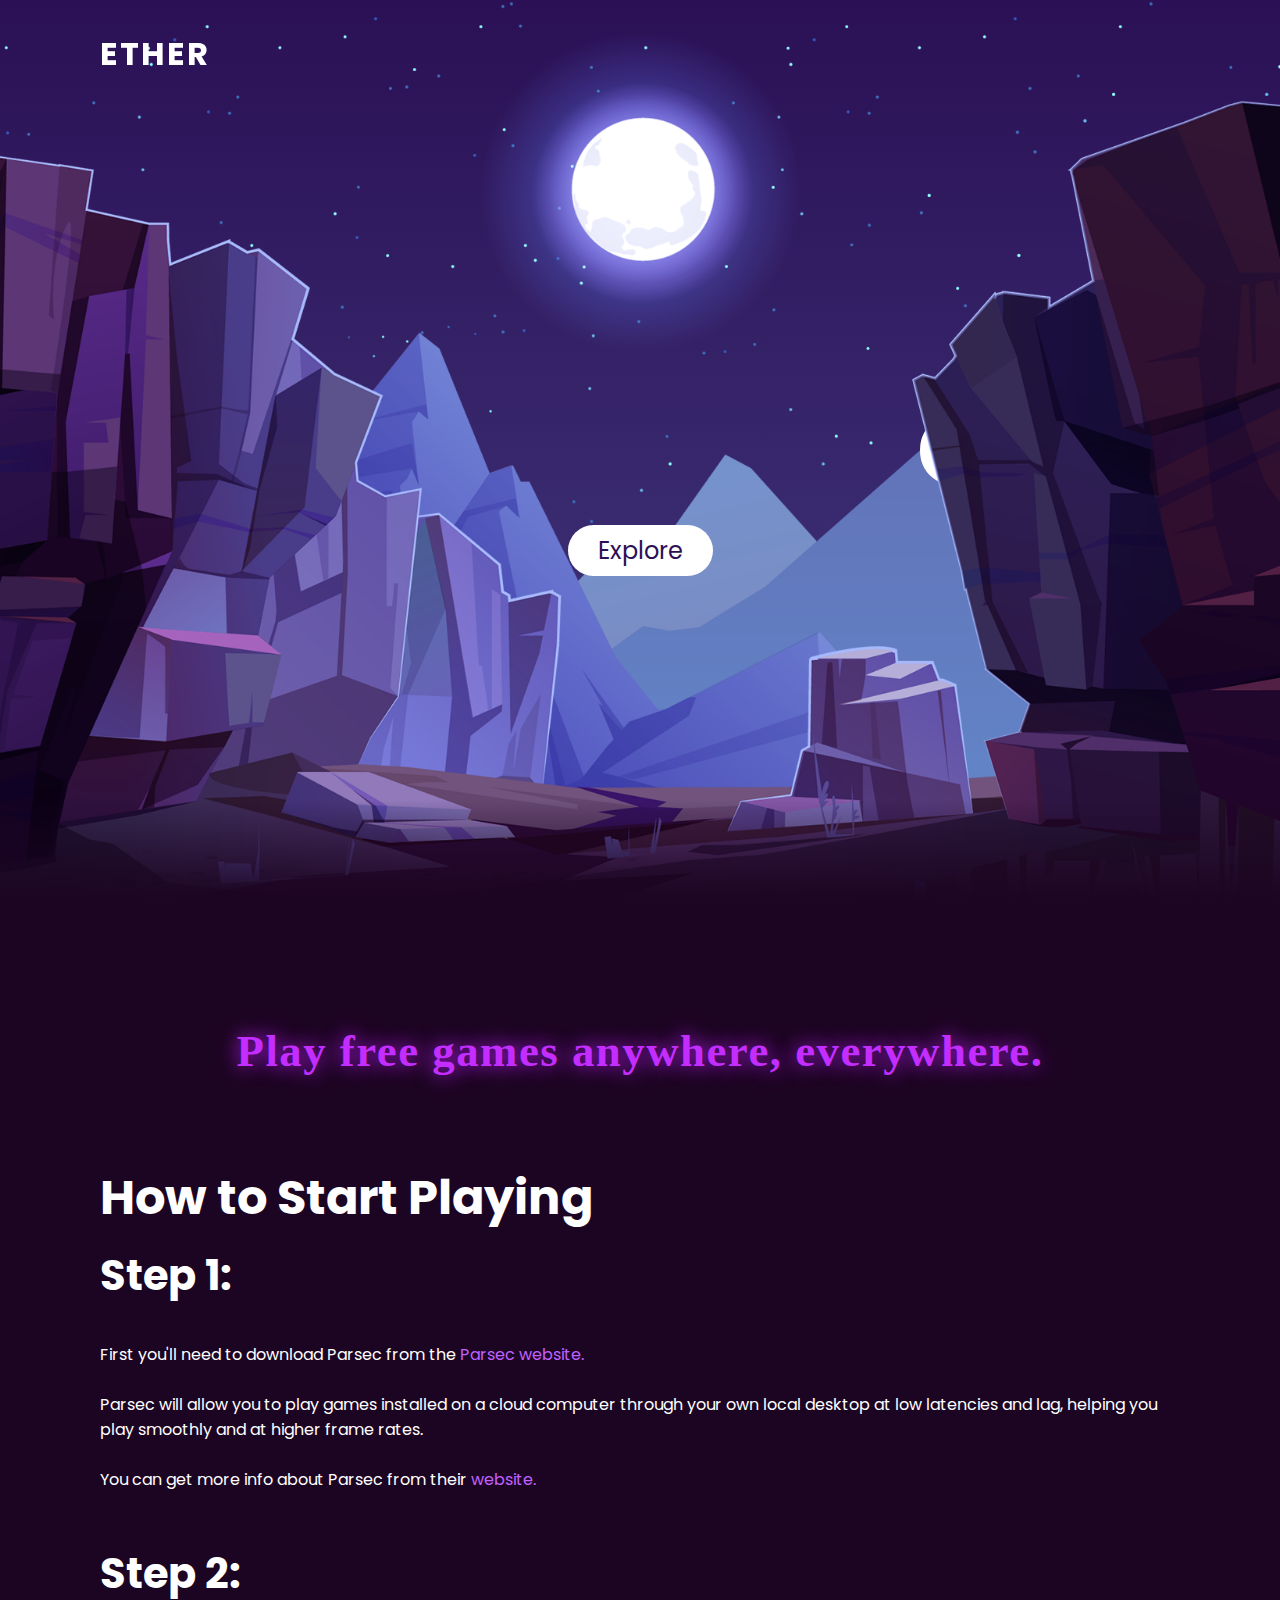
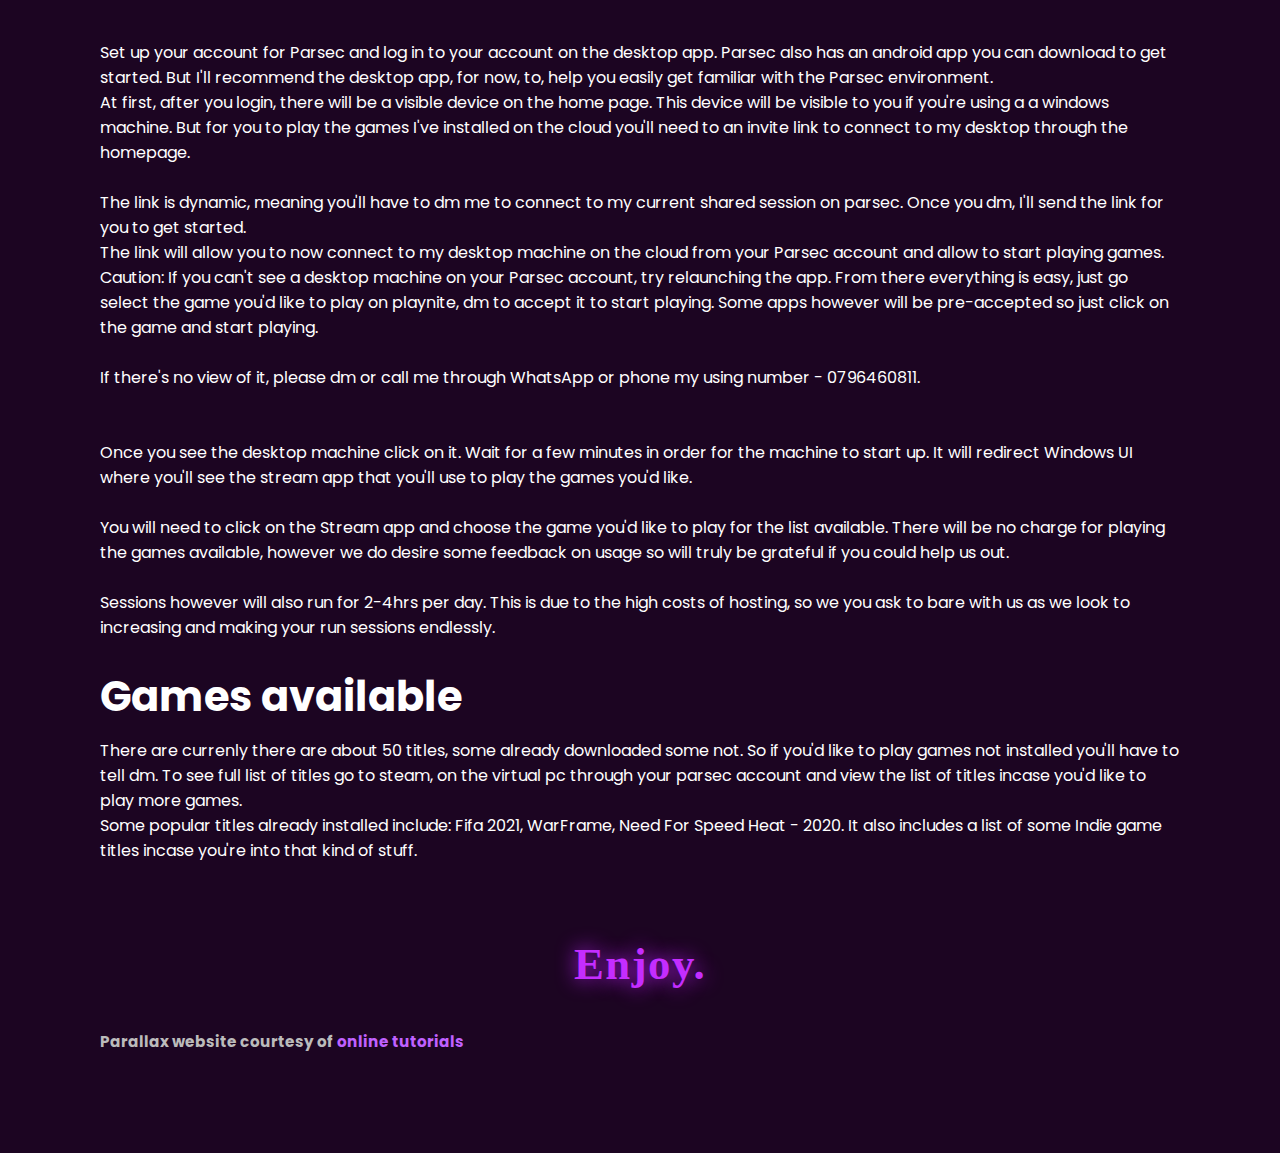
<file: index.html>
<!DOCTYPE html>
<html lang="en">
  <head>
    <meta charset="UTF-8" />
    <meta http-equiv="X-UA-Compatible" content="IE=edge" />
    <meta name="viewport" content="width=device-width, initial-scale=1.0" />
    <title>Ether Cloud | Gaming Rig</title>
    <link rel="stylesheet" type="text/css" href="style.css" />
  </head>
  <body>
    <header>
      <a href="#" class="logo">Ether</a>
      <ul>
        <!-- <li><a href="#sec" class="active">Home</a></li> -->
        <!-- <li><a href="about.html">About</a></li> -->
        <!-- <li><a href="#">Work</a></li>
        <li><a href="#">Contact</a></li> -->
      </ul>
    </header>
    <section>
      <img src="stars.png" id="stars" />
      <img src="moon.png" id="moon" />
      <img src="mountains_behind.png" id="mountains_behind" />
      <h2 id="text">Cloud Gaming</h2>
      <a href="#sec" id="btn">Explore</a>
      <img src="mountains_front.png" id="mountains_front" />
    </section>
    <div class="sec" id="sec">
      <br />
      <h4>
        Play free games anywhere, everywhere.
      </h4>
      <br />
      <br />
      <br />
      <h2>How to Start Playing</h2>
      <h3>Step 1:</h3>
      <br />
      <p>
        First you'll need to download Parsec from the
        <a href="https://parsec.app/" target="_blank" rel="noopener noreferrer">
          Parsec website.
        </a>
      </p>
      <br />
      <p>
        Parsec will allow you to play games installed on a cloud computer
        through your own local desktop at low latencies and lag, helping you
        play smoothly and at higher frame rates.
        <br />
        <br />

        You can get more info about Parsec from their
        <a
          href="https://parsec.app/features"
          target="_blank"
          rel="noopener noreferrer"
        >
          website.
        </a>
        <br />
        <br />
        <br />
      </p>
      <h3>Step 2:</h3>
      <br />
      <p>
        Set up your account for Parsec and log in to your account on the desktop
        app. Parsec also has an android app you can download to get started. But
        I'll recommend the desktop app, for now, to, help you easily get
        familiar with the Parsec environment.
        <br />
        At first, after you login, there will be a visible device on the home
        page. This device will be visible to you if you're using a a windows
        machine. But for you to play the games I've installed on the cloud
        you'll need to an invite link to connect to my desktop through the
        homepage.
        <br />
        <br />
        The link is dynamic, meaning you'll have to dm me to connect to my
        current shared session on parsec. Once you dm, I'll send the link for
        you to get started.
      </p>
      <p>
        The link will allow you to now connect to my desktop machine on the
        cloud from your Parsec account and allow to start playing games.
        Caution: If you can't see a desktop machine on your Parsec account, try
        relaunching the app. From there everything is easy, just go select the
        game you'd like to play on playnite, dm to accept it to start playing.
        Some apps however will be pre-accepted so just click on the game and
        start playing.
        <br />
        <br />
        If there's no view of it, please dm or call me through WhatsApp or phone
        my using number - 0796460811.
      </p>
      <p>
        <br />
        <br />
        Once you see the desktop machine click on it. Wait for a few minutes in
        order for the machine to start up. It will redirect Windows UI where
        you'll see the stream app that you'll use to play the games you'd like.
        <br />
        <br />
        You will need to click on the Stream app and choose the game you'd like
        to play for the list available. There will be no charge for playing the
        games available, however we do desire some feedback on usage so will
        truly be grateful if you could help us out.
        <br />
        <br />
        Sessions however will also run for 2-4hrs per day. This is due to the
        high costs of hosting, so we you ask to bare with us as we look to
        increasing and making your run sessions endlessly.
        <br />
        <br />
      </p>
      <h3>Games available</h3>
      <p>
        There are currenly there are about 50 titles, some already downloaded
        some not. So if you'd like to play games not installed you'll have to
        tell dm. To see full list of titles go to steam, on the virtual pc
        through your parsec account and view the list of titles incase you'd
        like to play more games.
        <br />
        Some popular titles already installed include: Fifa 2021, WarFrame, Need
        For Speed Heat - 2020. It also includes a list of some Indie game titles
        incase you're into that kind of stuff.
      </p>
      <br />
      <br />
      <br />
      <h4>Enjoy.</h4>
      <h5>
        Parallax website courtesy of
        <a
          href="https://www.youtube.com/channel/UCbwXnUipZsLfUckBPsC7Jog"
          target="_blank"
          rel="noopener noreferrer"
        >
          online tutorials
        </a>
      </h5>
    </div>
    <script>
      let stars = document.getElementById('stars')
      let moon = document.getElementById('moon')
      let mountains_behind = document.getElementById('mountains_behind')
      let mountains_front = document.getElementById('mountains_front')
      let text = document.getElementById('text')
      let btn = document.getElementById('btn')
      let header = document.querySelector('header')

      window.addEventListener('scroll', function () {
        let value = window.scrollY
        stars.style.left = value * 0.25 + 'px'
        moon.style.top = value * 1.05 + 'px'
        mountains_behind.style.top = value * 0.5 + 'px'
        mountains_front.style.top = value * 0 + 'px'
        text.style.marginRight = value * 4 + 'px'
        text.style.marginTop = value * 1.5 + 'px'
        btn.style.marginTop = value * 1.5 + 'px'
        header.style.top = value * 0.5 + 'px'
      })
    </script>
  </body>
</html>
</file>
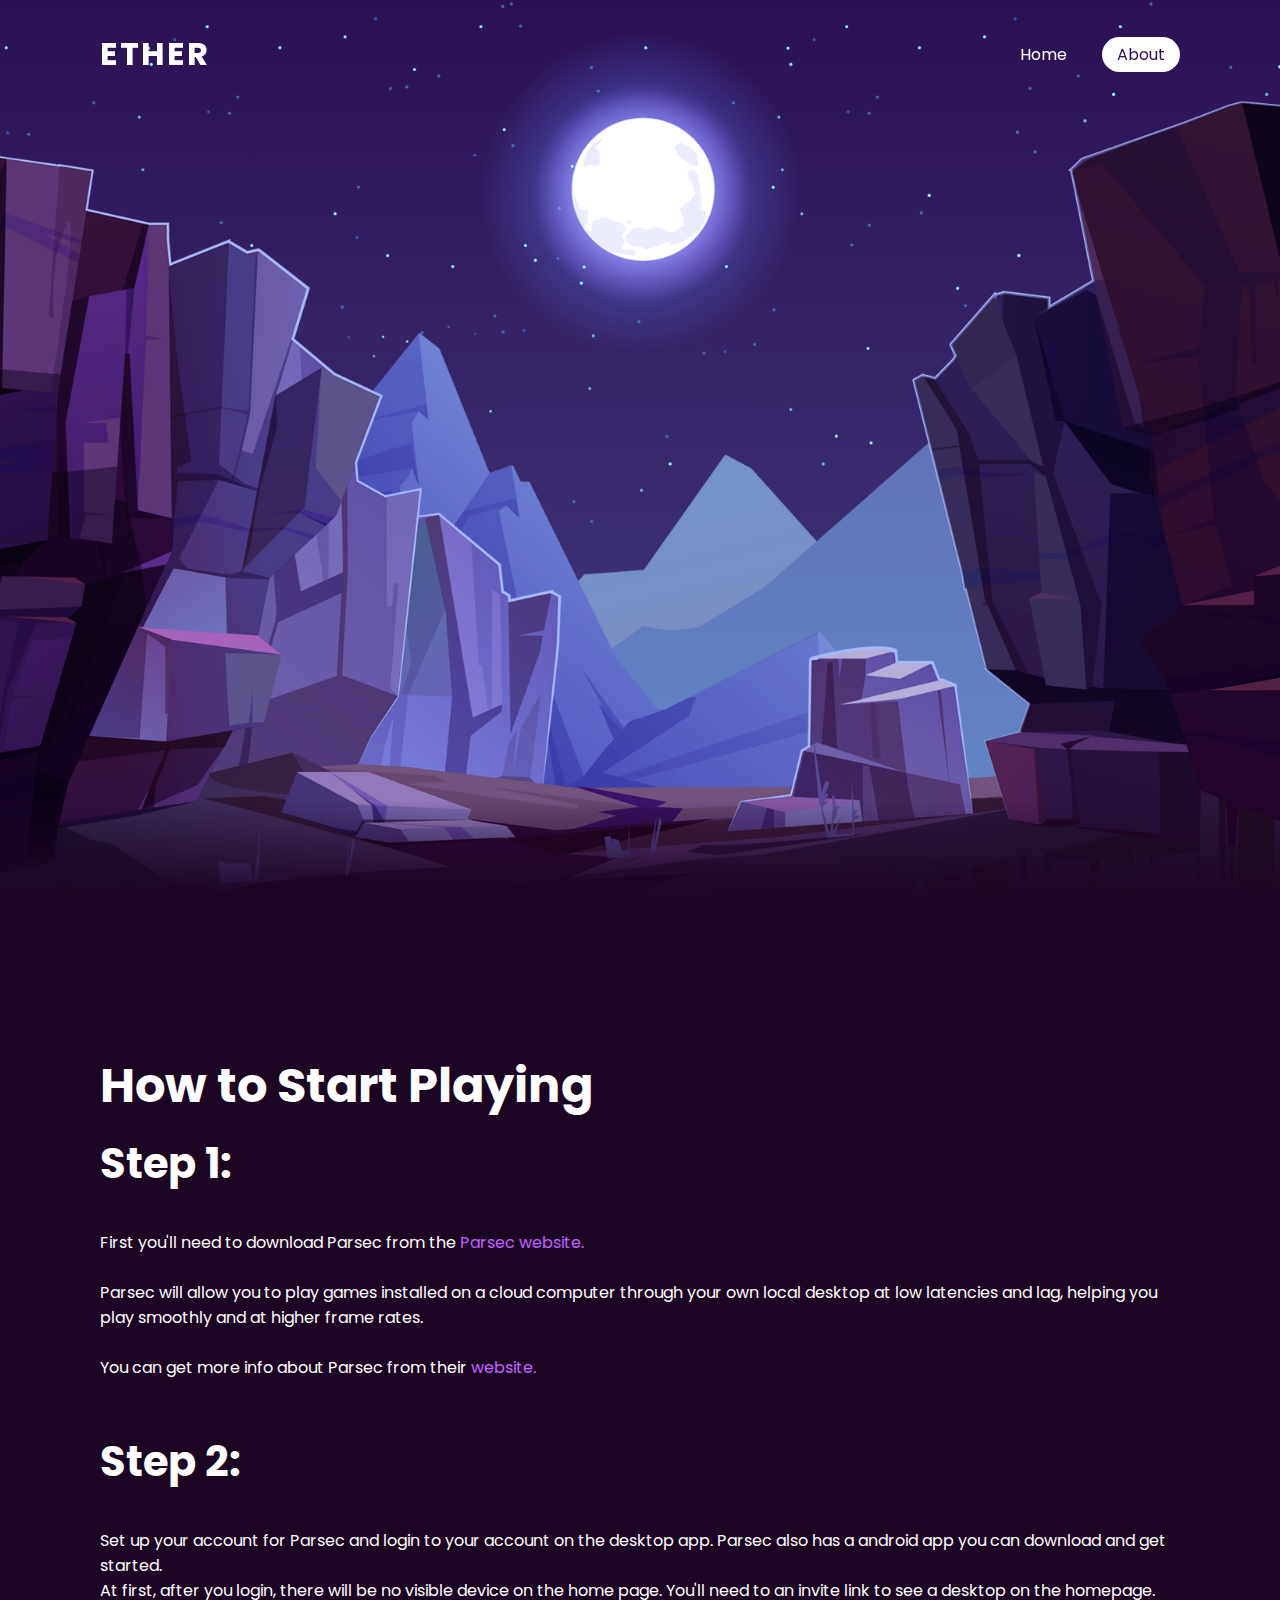
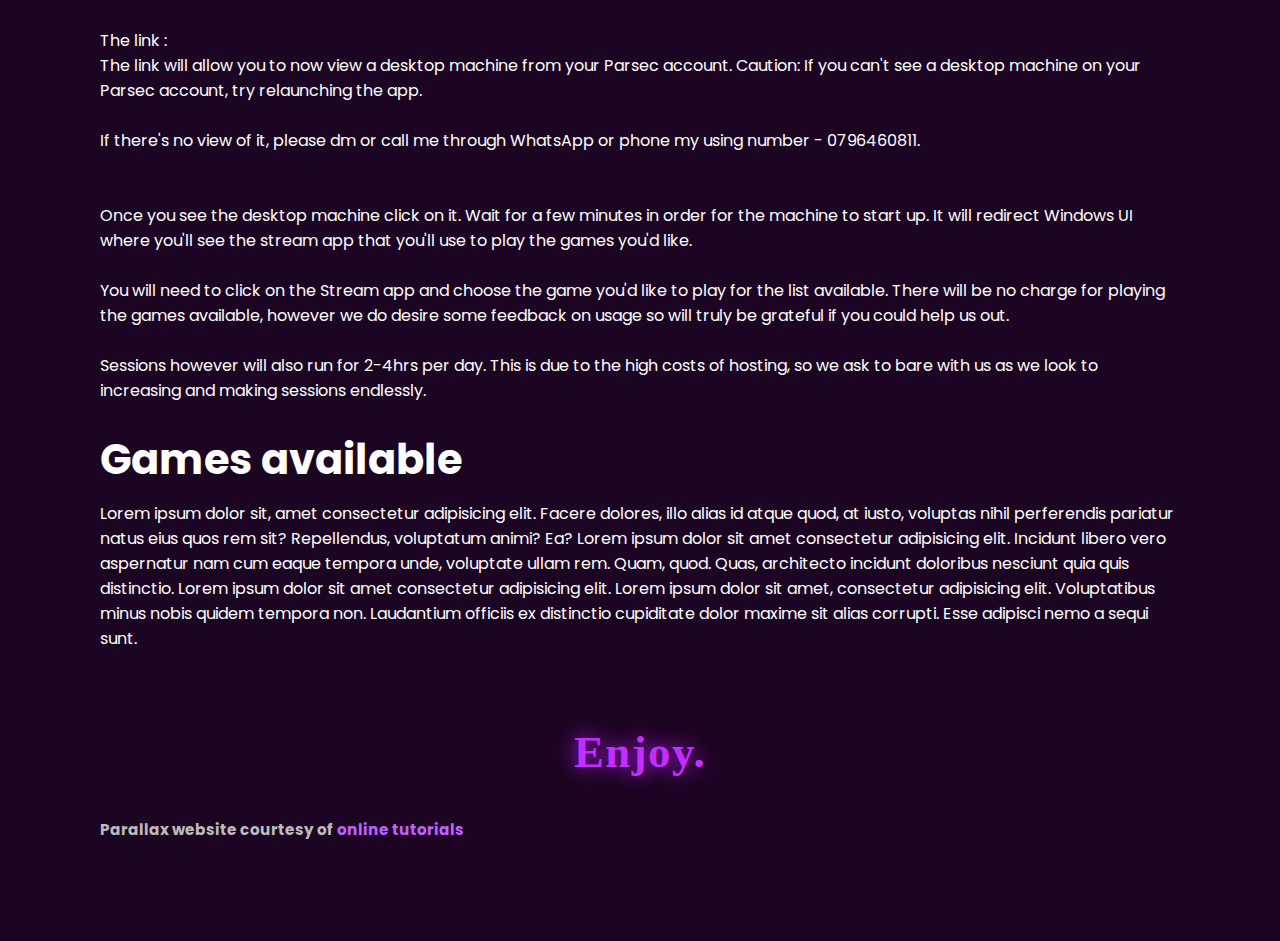
<file: about.html>
<!DOCTYPE html>
<html lang="en">
  <head>
    <meta charset="UTF-8" />
    <meta http-equiv="X-UA-Compatible" content="IE=edge" />
    <meta name="viewport" content="width=device-width, initial-scale=1.0" />
    <title>Ether Cloud | Gaming Rig</title>
    <link rel="stylesheet" type="text/css" href="style.css" />
  </head>
  <body>
    <header>
      <a href="#" class="logo">Ether</a>
      <ul>
        <li><a href="index.html">Home</a></li>
        <li><a href="about.html" class="active">About</a></li>
        <!-- <li><a href="#">Work</a></li>
          <li><a href="#">Contact</a></li> -->
      </ul>
    </header>
    <section>
      <img src="stars.png" id="stars" />
      <img src="moon.png" id="moon" />
      <img src="mountains_behind.png" id="mountains_behind" />
      <h2 id="text">Who Are We?</h2>
      <!-- <a href="#sec" id="btn">Explore</a> -->
      <img src="mountains_front.png" id="mountains_front" />
    </section>
    <div class="sec" id="sec">
      <br />
      <br />
      <h2>How to Start Playing</h2>
      <h3>Step 1:</h3>
      <br />
      <p>
        First you'll need to download Parsec from the
        <a href="https://parsec.app/" target="_blank" rel="noopener noreferrer">
          Parsec website.
        </a>
      </p>
      <br />
      <p>
        Parsec will allow you to play games installed on a cloud computer
        through your own local desktop at low latencies and lag, helping you
        play smoothly and at higher frame rates.
        <br />
        <br />

        You can get more info about Parsec from their
        <a
          href="https://parsec.app/features"
          target="_blank"
          rel="noopener noreferrer"
        >
          website.
        </a>
        <br />
        <br />
        <br />
      </p>
      <h3>Step 2:</h3>
      <br />
      <p>
        Set up your account for Parsec and login to your account on the desktop
        app. Parsec also has a android app you can download and get started.
        <br />
        At first, after you login, there will be no visible device on the home
        page. You'll need to an invite link to see a desktop on the homepage.
        <br />
        <br />
        The link :
      </p>
      <p>
        The link will allow you to now view a desktop machine from your Parsec
        account. Caution: If you can't see a desktop machine on your Parsec
        account, try relaunching the app.
        <br />
        <br />
        If there's no view of it, please dm or call me through WhatsApp or phone
        my using number - 0796460811.
      </p>
      <p>
        <br />
        <br />
        Once you see the desktop machine click on it. Wait for a few minutes in
        order for the machine to start up. It will redirect Windows UI where
        you'll see the stream app that you'll use to play the games you'd like.
        <br />
        <br />
        You will need to click on the Stream app and choose the game you'd like
        to play for the list available. There will be no charge for playing the
        games available, however we do desire some feedback on usage so will
        truly be grateful if you could help us out.
        <br />
        <br />
        Sessions however will also run for 2-4hrs per day. This is due to the
        high costs of hosting, so we ask to bare with us as we look to
        increasing and making sessions endlessly.
        <br />
        <br />
      </p>
      <h3>Games available</h3>
      <p>
        Lorem ipsum dolor sit, amet consectetur adipisicing elit. Facere
        dolores, illo alias id atque quod, at iusto, voluptas nihil perferendis
        pariatur natus eius quos rem sit? Repellendus, voluptatum animi? Ea?
        Lorem ipsum dolor sit amet consectetur adipisicing elit. Incidunt libero
        vero aspernatur nam cum eaque tempora unde, voluptate ullam rem. Quam,
        quod. Quas, architecto incidunt doloribus nesciunt quia quis distinctio.
        Lorem ipsum dolor sit amet consectetur adipisicing elit. Lorem ipsum
        dolor sit amet, consectetur adipisicing elit. Voluptatibus minus nobis
        quidem tempora non. Laudantium officiis ex distinctio cupiditate dolor
        maxime sit alias corrupti. Esse adipisci nemo a sequi sunt.
      </p>
      <br />
      <br />
      <br />
      <h4>Enjoy.</h4>
      <h5>
        Parallax website courtesy of
        <a
          href="https://www.youtube.com/channel/UCbwXnUipZsLfUckBPsC7Jog"
          target="_blank"
          rel="noopener noreferrer"
        >
          online tutorials
        </a>
      </h5>
    </div>
    <script>
      let stars = document.getElementById('stars')
      let moon = document.getElementById('moon')
      let mountains_behind = document.getElementById('mountains_behind')
      let mountains_front = document.getElementById('mountains_front')
      let text = document.getElementById('text')
      let btn = document.getElementById('btn')
      let header = document.querySelector('header')

      window.addEventListener('scroll', function () {
        let value = window.scrollY
        stars.style.left = value * 0.25 + 'px'
        moon.style.top = value * 1.05 + 'px'
        mountains_behind.style.top = value * 0.5 + 'px'
        mountains_front.style.top = value * 0 + 'px'
        text.style.marginRight = value * 4 + 'px'
        text.style.marginTop = value * 1.5 + 'px'
        btn.style.marginTop = value * 1.5 + 'px'
        header.style.top = value * 0.5 + 'px'
      })
    </script>
  </body>
</html>
</file>
<file: style.css>
@import url('https://fonts.googleapis.com/css?family=Poppins:300,400,500,600,700,800,900&display=swap');

* {
  margin: 0;
  padding: 0;
  box-sizing: border-box;
  font-family: 'Poppins', sans-serif;
  scroll-behavior: smooth;
}

body {
  min-height: 100vh;
  overflow-x: hidden;
  background: linear-gradient(#2b1055, #7597de);
}

header {
  position: absolute;
  top: 0;
  left: 0;
  width: 100%;
  padding: 30px 100px;
  display: flex;
  justify-content: space-between;
  align-items: center;
  z-index: 10000;
}

header .logo {
  color: #fff;
  font-weight: 700;
  text-decoration: none;
  font-size: 2em;
  text-transform: uppercase;
  letter-spacing: 2px;
}

header ul {
  display: flex;
  align-items: center;
  justify-content: center;
}

header ul li {
  list-style: none;
  margin-left: 20px;
}

header ul li a {
  text-decoration: none;
  padding: 6px 15px;
  color: #fff;
  border-radius: 20px;
}

header ul li a:hover,
header ul li a.active {
  background: #fff;
  color: #2b1055;
}

section {
  position: relative;
  width: 100%;
  height: 100vh;
  padding: 100px;
  display: flex;
  justify-content: center;
  align-items: center;
  overflow: hidden;
}

section::before {
  content: '';
  position: absolute;
  bottom: 0;
  width: 100%;
  height: 100px;
  background: linear-gradient(to top, #1c0522, transparent);
  z-index: 1000;
}

section img {
  position: absolute;
  top: 0;
  left: 0;
  width: 100%;
  height: 100%;
  object-fit: cover;
  pointer-events: none;
}
section img#moon {
  mix-blend-mode: screen;
}
section img#mountains_front {
  z-index: 10;
}
#text {
  position: absolute;
  right: -350px;
  color: #fff;
  white-space: nowrap;
  font-size: 7.5vw;
  z-index: 9;
}

#btn {
  text-decoration: none;
  display: inline-block;
  padding: 8px 30px;
  border-radius: 40px;
  background: #fff;
  color: #2b1055;
  font-size: 1.5em;
  z-index: 9;
  transform: translateY(100px);
}

.sec {
  position: relative;
  padding: 100px;
  background: #1c0522;
}
.sec h2 {
  font-size: 3em;
  margin-bottom: 10px;
  color: #fff;
}
.sec h3 {
  font-size: 2.6em;
  margin-bottom: 10px;
  color: #fff;
}
.sec h4 {
  font-size: 2.8em;
  margin-bottom: 10px;
  text-align: center;
  color: rgb(196, 45, 255);
  text-shadow: 0px 0px 20px rgb(191, 30, 255);
  letter-spacing: 1.5px;
  z-index: 1;
  font-family: Avenir;
}
.sec h5 {
  font-size: 0.95em;
  margin-top: 40px;
  color: rgb(187, 187, 187);
}

.sec h5 a {
  text-decoration: none;
  color: rgb(192, 97, 255);
}

.sec p {
  font-size: 1em;
  color: #fff;
}
.sec p a {
  text-decoration: none;
  color: rgb(192, 97, 255);
}
</file>
